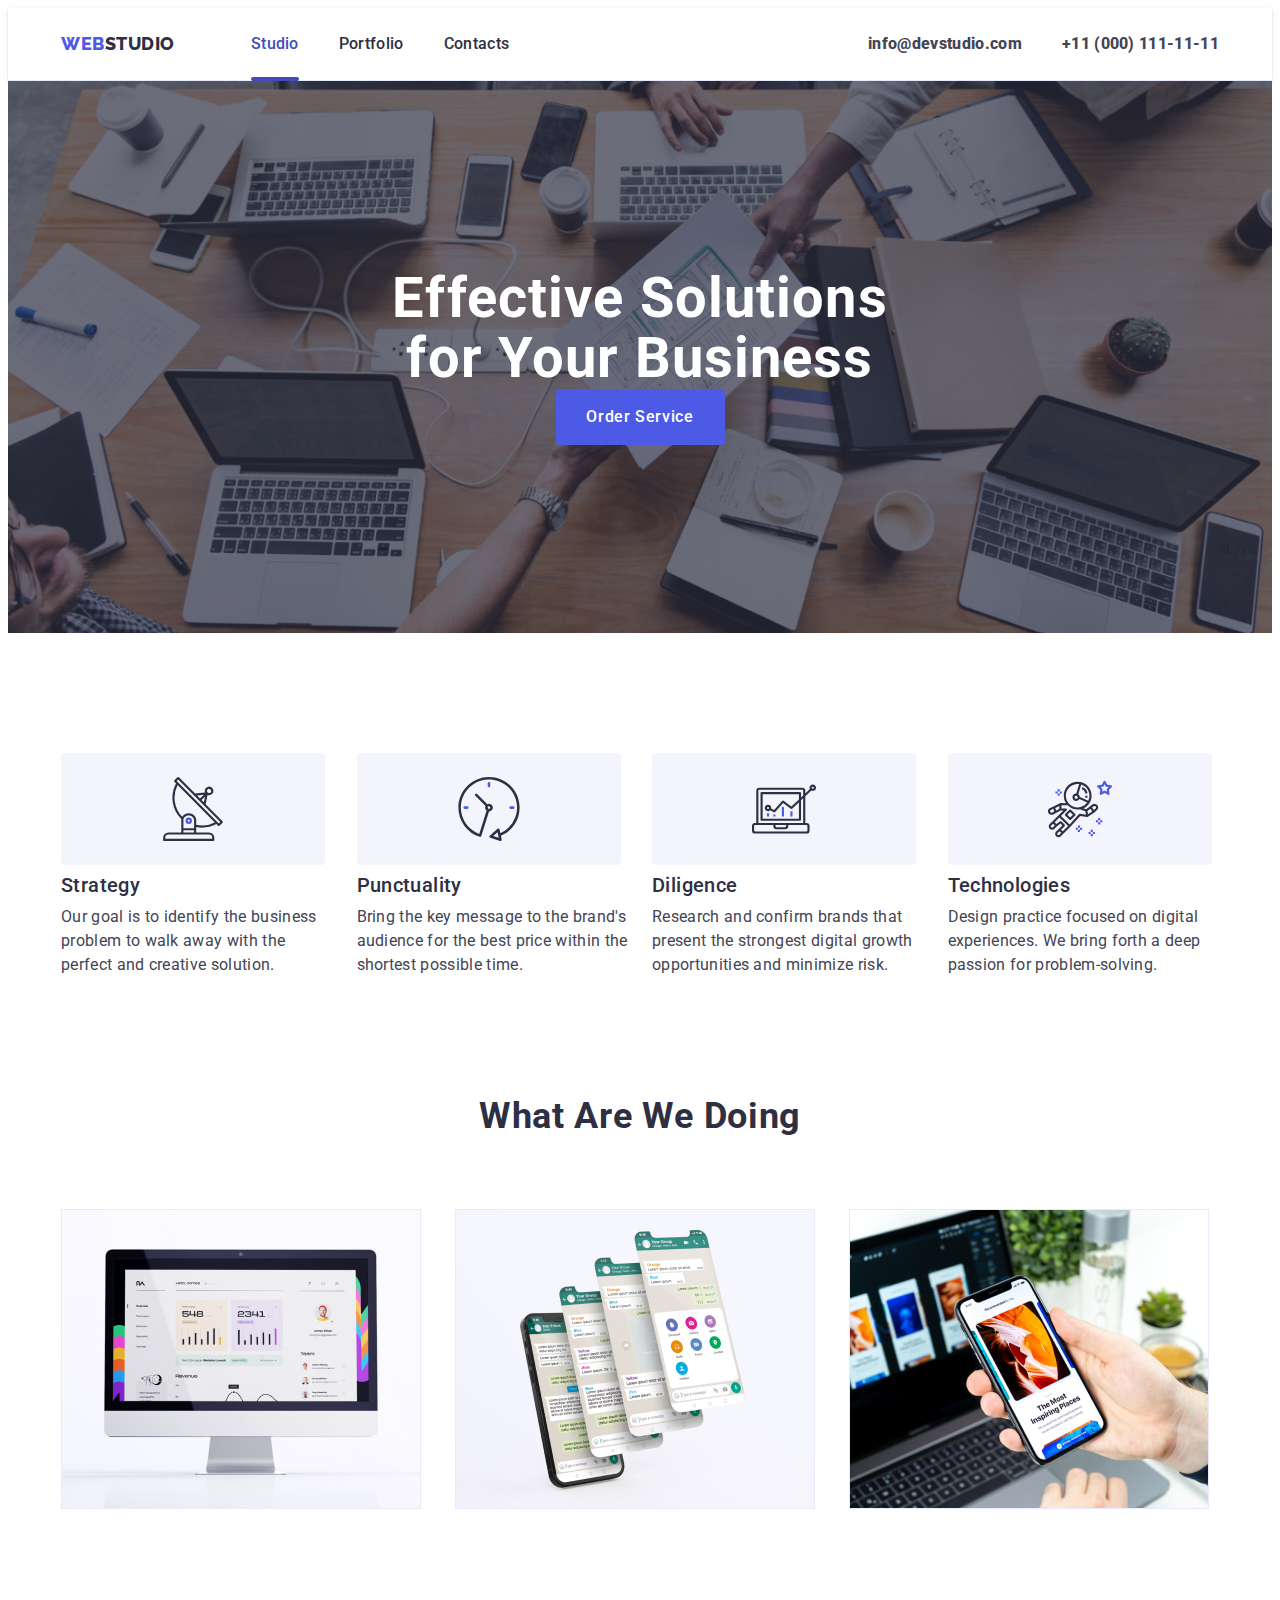
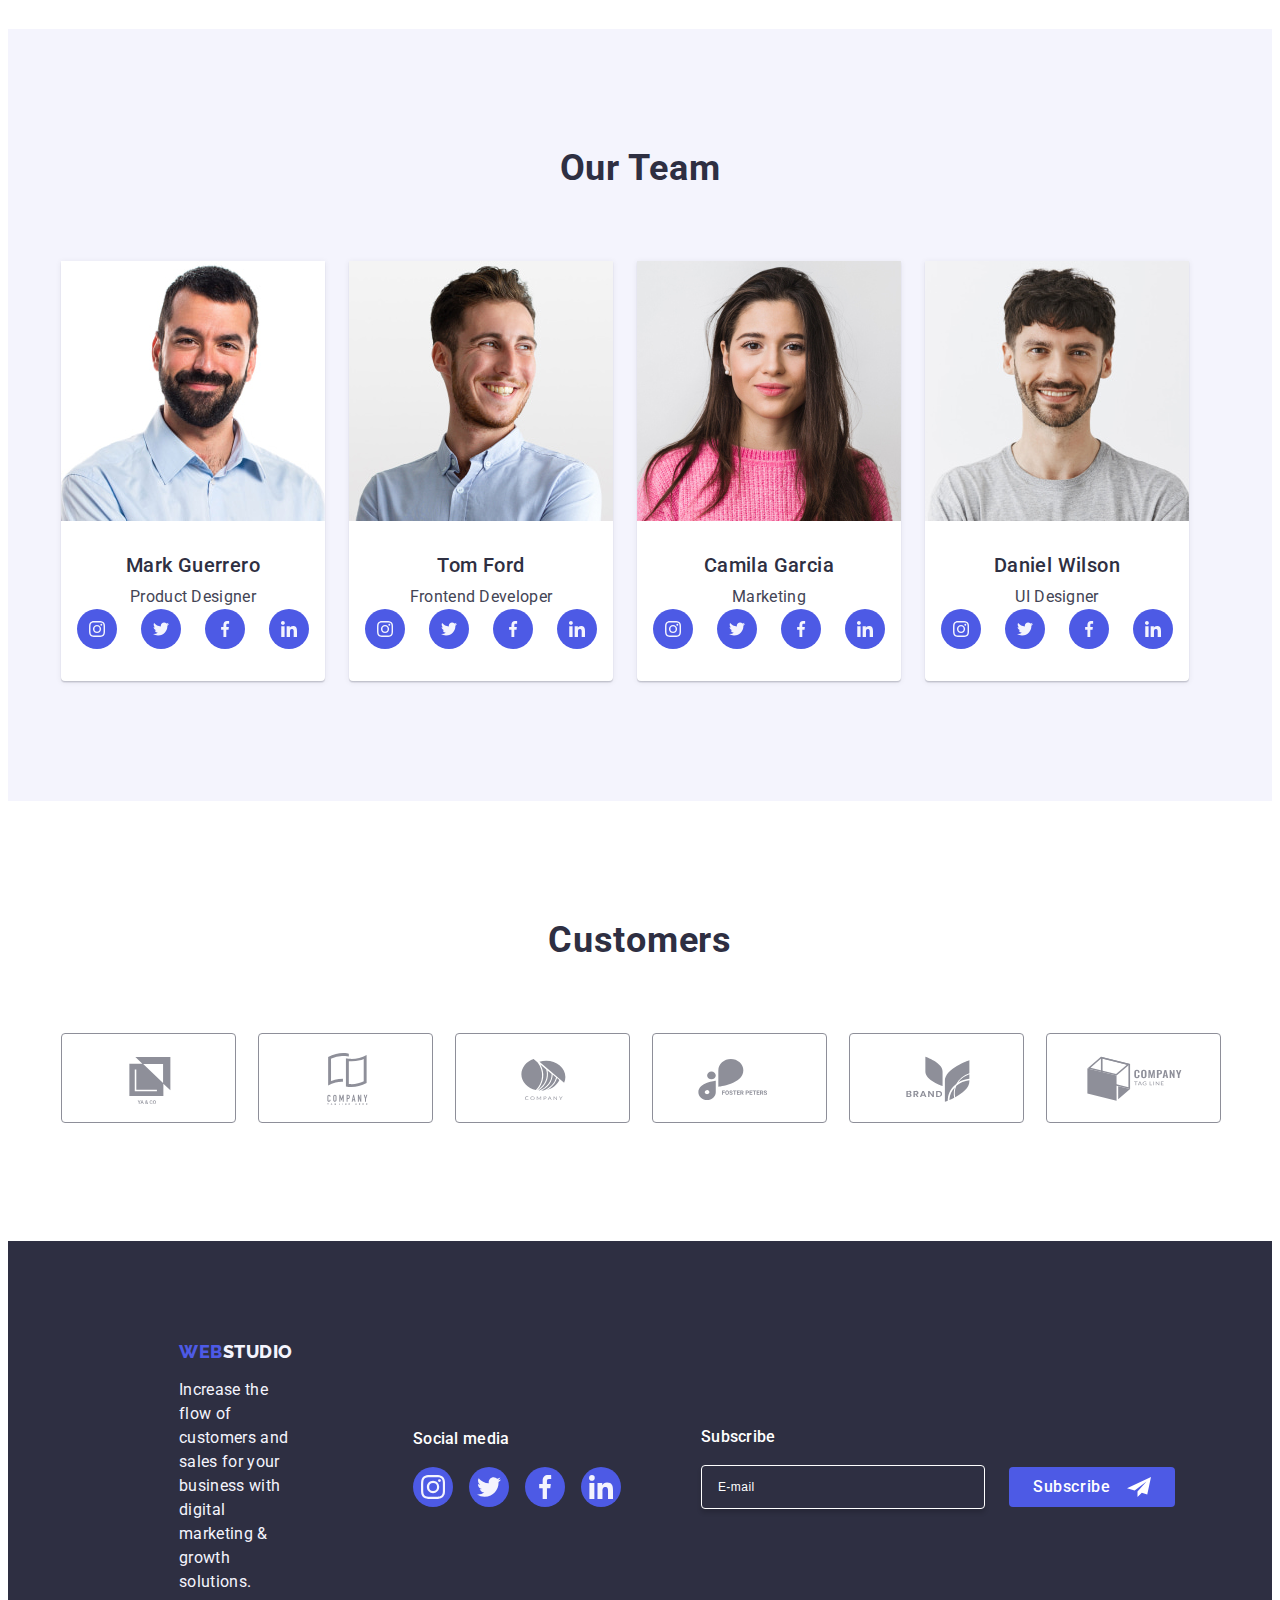
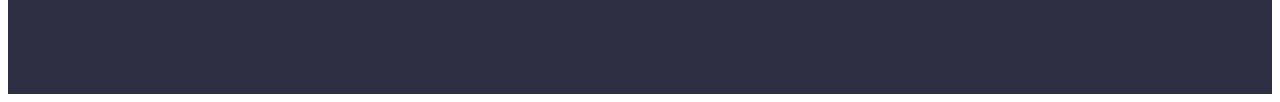
<file: index.html>
<!DOCTYPE html>
<html lang="en">
  <head>
    <meta charset="UTF-8" />
    <meta http-equiv="X-UA-Compatible" content="IE=edge" />
    <meta name="viewport" content="width=device-width, initial-scale=1.0" />
    <title>Document</title>
    <link rel="preconnect" href="https://fonts.googleapis.com" />
    <link rel="preconnect" href="https://fonts.gstatic.com" crossorigin />
    <link
      href="https://fonts.googleapis.com/css2?family=Raleway:wght@800&family=Roboto:wght@400;500;700&display=swap"
      rel="stylesheet"
    />
    <link
      rel="stylesheet"
      href="https://cdnjs.cloudflare.com/ajax/libs/modern-normalize/2.0.0/modern-normalize.min.css"
      integrity="sha512-4xo8blKMVCiXpTaLzQSLSw3KFOVPWhm/TRtuPVc4WG6kUgjH6J03IBuG7JZPkcWMxJ5huwaBpOpnwYElP/m6wg=="
      crossorigin="anonymous"
      referrerpolicy="no-referrer"
    />
    <link rel="stylesheet" href="./css/styles.css" />
  </head>
  <body class="body">
    <!--HEADER-->
    <header class="header">
      <div class="page container">
        <!--Навігація-->
        <nav class="navigation">
          <!--Логотип navigation-->
          <a class="logo link" href="./index.html"
            >WEB<span class="logo-two">Studio</span></a
          >
          <!--Список navigation-->
          <ul class="list header-list">
            <!--Перший пункт списку-->
            <li>
              <a class="guidance current link" href="./index.html">Studio</a>
            </li>
            <!--Другий пункт списку-->
            <li>
              <a class="guidance link" href="./portfolio.html">Portfolio</a>
            </li>
            <!--Третій пункт списку-->
            <li>
              <a class="guidance link" href="">Contacts</a>
            </li>
          </ul>
        </nav>
        <!--Контактна інформація-->
        <address class="header-address">
          <!--Список address-->
          <ul class="list header-list">
            <!--Перший пункт списку-->
            <li>
              <a class="contacts-header link" href="mailto:info@devstudio.com"
                >info@devstudio.com</a
              >
            </li>
            <!--Другий пункт списку-->
            <li>
              <a class="contacts-header link" href="tel:+110001111111"
                >+11 (000) 111-11-11</a
              >
            </li>
          </ul>
        </address>
      </div>
    </header>
    <!--MAIN-->
    <main>
      <!--Перша секція основного контенту-->
      <section class="dark-bg">
        <div class="container">
          <h1 class="main-text">Effective Solutions for Your Business</h1>
          <button data-modal-open type="button" class="main-button">
            Order Service
          </button>
        </div>
      </section>
      <!--Друга секція основного контенту-->
      <section class="two-section">
        <div class="container">
          <h2 hidden class="visually-hidden">advantages</h2>
          <!--Список другої секції-->
          <ul class="list">
            <!--Перший пункт списку-->
            <li class="two-section-items">
              <div class="two-section-items-icons">
                <svg class="logo-icons" width="64" height="64">
                  <use href="./images/icons.svg#icon-antenna"></use>
                </svg>
              </div>
              <h3 class="main-second-section">Strategy</h3>
              <p class="main-second-section-text">
                Our goal is to identify the business problem to walk away with
                the perfect and creative solution.
              </p>
            </li>
            <!--Другий пункт списку-->
            <li class="two-section-items">
              <div class="two-section-items-icons">
                <svg class="logo-icons" width="64" height="64">
                  <use href="./images/icons.svg#icon-clock"></use>
                </svg>
              </div>
              <h3 class="main-second-section">Punctuality</h3>
              <p class="main-second-section-text">
                Bring the key message to the brand's audience for the best price
                within the shortest possible time.
              </p>
            </li>
            <!--Третій пункт списку-->
            <li class="two-section-items">
              <div class="two-section-items-icons">
                <svg class="logo-icons" width="64" height="64">
                  <use href="./images/icons.svg#icon-diagram"></use>
                </svg>
              </div>
              <h3 class="main-second-section">Diligence</h3>
              <p class="main-second-section-text">
                Research and confirm brands that present the strongest digital
                growth opportunities and minimize risk.
              </p>
            </li>
            <!--Четвертий пункт списку-->
            <li class="two-section-items">
              <div class="two-section-items-icons">
                <svg class="logo-icons" width="64" height="64">
                  <use href="./images/icons.svg#icon-astronaut"></use>
                </svg>
              </div>
              <h3 class="main-second-section">Technologies</h3>
              <p class="main-second-section-text">
                Design practice focused on digital experiences. We bring forth a
                deep passion for problem-solving.
              </p>
            </li>
          </ul>
        </div>
      </section>
      <!--Третя секція основного контенту-->
      <section class="third-section">
        <div class="container">
          <h2 class="main-page-text">What are we doing</h2>
          <!--Список третьої секції-->
          <ul class="third-section list">
            <!--Перший пункт списку-->
            <li class="third-section-items">
              <img src="./images/images/img1.jpg" alt="img1" width="360" />
            </li>
            <!--Другий пункт списку-->
            <li class="third-section-items">
              <img src="./images/images/img2.jpg" alt="img2" width="360" />
            </li>
            <!--Третій пункт списку-->
            <li class="third-section-items">
              <img src="./images/images/img3.jpg" alt="img3" width="360" />
            </li>
          </ul>
        </div>
      </section>
      <!--Четверта секція основного контенту-->
      <section class="fourth-section">
        <div class="container">
          <h2 class="main-page-text">Our Team</h2>
          <!--Список четвертої секції-->
          <ul class="list">
            <!--Перший пункт списку-->
            <li class="fourth-section-items">
              <img src="./images/images/img4.jpg" alt="img4" width="264" />
              <div class="fourth-section-container">
                <h3 class="main-fourth-section">Mark Guerrero</h3>
                <p class="main-fourth-section-text">Product Designer</p>
                <ul class="list list-icons">
                  <li class="fourth-section-items-icons">
                    <a
                      class="fourth-section-social-networks"
                      href="https://www.instagram.com/"
                    >
                      <svg class="fourth-section-icons" width="16" height="16">
                        <use href="./images/icons.svg#icon-instagram"></use>
                      </svg>
                    </a>
                  </li>
                  <li class="fourth-section-items-icons">
                    <a
                      class="fourth-section-social-networks"
                      href="https://twitter.com/"
                    >
                      <svg class="fourth-section-icons" width="16" height="16">
                        <use href="./images/icons.svg#icon-twitter"></use>
                      </svg>
                    </a>
                  </li>
                  <li class="fourth-section-items-icons">
                    <a
                      class="fourth-section-social-networks"
                      href="https://www.facebook.com/"
                    >
                      <svg class="fourth-section-icons" width="16" height="16">
                        <use href="./images/icons.svg#icon-facebook"></use>
                      </svg>
                    </a>
                  </li>
                  <li class="fourth-section-items-icons">
                    <a
                      class="fourth-section-social-networks"
                      href="https://www.linkedin.com/"
                    >
                      <svg class="fourth-section-icons" width="16" height="16">
                        <use href="./images/icons.svg#icon-linkedin"></use>
                      </svg>
                    </a>
                  </li>
                </ul>
              </div>
            </li>
            <!--Другий пункт списку-->
            <li class="fourth-section-items">
              <img src="./images/images/img5.jpg" alt="img5" width="264" />
              <div class="fourth-section-container">
                <h3 class="main-fourth-section">Tom Ford</h3>
                <p class="main-fourth-section-text">Frontend Developer</p>
                <ul class="list list-icons">
                  <li class="fourth-section-items-icons">
                    <a
                      class="fourth-section-social-networks"
                      href="https://www.instagram.com/"
                    >
                      <svg class="fourth-section-icons" width="16" height="16">
                        <use href="./images/icons.svg#icon-instagram"></use>
                      </svg>
                    </a>
                  </li>
                  <li class="fourth-section-items-icons">
                    <a
                      class="fourth-section-social-networks"
                      href="https://twitter.com/"
                    >
                      <svg class="fourth-section-icons" width="16" height="16">
                        <use href="./images/icons.svg#icon-twitter"></use>
                      </svg>
                    </a>
                  </li>
                  <li class="fourth-section-items-icons">
                    <a
                      class="fourth-section-social-networks"
                      href="https://www.facebook.com/"
                    >
                      <svg class="fourth-section-icons" width="16" height="16">
                        <use href="./images/icons.svg#icon-facebook"></use>
                      </svg>
                    </a>
                  </li>
                  <li class="fourth-section-items-icons">
                    <a
                      class="fourth-section-social-networks"
                      href="https://www.linkedin.com/"
                    >
                      <svg class="fourth-section-icons" width="16" height="16">
                        <use href="./images/icons.svg#icon-linkedin"></use>
                      </svg>
                    </a>
                  </li>
                </ul>
              </div>
            </li>
            <!--Третій пункт списку-->
            <li class="fourth-section-items">
              <img src="./images/images/img6.jpg" alt="img6" width="264" />
              <div class="fourth-section-container">
                <h3 class="main-fourth-section">Camila Garcia</h3>
                <p class="main-fourth-section-text">Marketing</p>
                <ul class="list list-icons">
                  <li class="fourth-section-items-icons">
                    <a
                      class="fourth-section-social-networks"
                      href="https://www.instagram.com/"
                    >
                      <svg class="fourth-section-icons" width="16" height="16">
                        <use href="./images/icons.svg#icon-instagram"></use>
                      </svg>
                    </a>
                  </li>
                  <li class="fourth-section-items-icons">
                    <a
                      class="fourth-section-social-networks"
                      href="https://twitter.com/"
                    >
                      <svg class="fourth-section-icons" width="16" height="16">
                        <use href="./images/icons.svg#icon-twitter"></use>
                      </svg>
                    </a>
                  </li>
                  <li class="fourth-section-items-icons">
                    <a
                      class="fourth-section-social-networks"
                      href="https://www.facebook.com/"
                    >
                      <svg class="fourth-section-icons" width="16" height="16">
                        <use href="./images/icons.svg#icon-facebook"></use>
                      </svg>
                    </a>
                  </li>
                  <li class="fourth-section-items-icons">
                    <a
                      class="fourth-section-social-networks"
                      href="https://www.linkedin.com/"
                    >
                      <svg class="fourth-section-icons" width="16" height="16">
                        <use href="./images/icons.svg#icon-linkedin"></use>
                      </svg>
                    </a>
                  </li>
                </ul>
              </div>
            </li>
            <!--Четвертий пункт списку-->
            <li class="fourth-section-items">
              <img src="./images/images/img7.jpg" alt="img7" width="264" />
              <div class="fourth-section-container">
                <h3 class="main-fourth-section">Daniel Wilson</h3>
                <p class="main-fourth-section-text">UI Designer</p>
                <ul class="list list-icons">
                  <li class="fourth-section-items-icons">
                    <a
                      class="fourth-section-social-networks"
                      href="https://www.instagram.com/"
                    >
                      <svg class="fourth-section-icons" width="16" height="16">
                        <use href="./images/icons.svg#icon-instagram"></use>
                      </svg>
                    </a>
                  </li>
                  <li class="fourth-section-items-icons">
                    <a
                      class="fourth-section-social-networks"
                      href="https://twitter.com/"
                    >
                      <svg class="fourth-section-icons" width="16" height="16">
                        <use href="./images/icons.svg#icon-twitter"></use>
                      </svg>
                    </a>
                  </li>
                  <li class="fourth-section-items-icons">
                    <a
                      class="fourth-section-social-networks"
                      href="https://www.facebook.com/"
                    >
                      <svg class="fourth-section-icons" width="16" height="16">
                        <use href="./images/icons.svg#icon-facebook"></use>
                      </svg>
                    </a>
                  </li>
                  <li class="fourth-section-items-icons">
                    <a
                      class="fourth-section-social-networks"
                      href="https://www.linkedin.com/"
                    >
                      <svg class="fourth-section-icons" width="16" height="16">
                        <use href="./images/icons.svg#icon-linkedin"></use>
                      </svg>
                    </a>
                  </li>
                </ul>
              </div>
            </li>
          </ul>
        </div>
      </section>
      <!--П*ята секція-->
      <section class="five-section">
        <div class="container">
          <h2 class="five-section-main-text">Customers</h2>
          <ul class="list five-section-list">
            <li class="five-section-items">
              <a class="five-section-link" href="">
                <svg class="five-section-icons" width="104" height="56">
                  <use href="./images/icons.svg#icon-YA-sCO"></use>
                </svg>
              </a>
            </li>
            <li class="five-section-items">
              <a class="five-section-link" href="">
                <svg class="five-section-icons" width="104" height="56">
                  <use href="./images/icons.svg#icon-TAG-LINE-HERE"></use>
                </svg>
              </a>
            </li>
            <li class="five-section-items">
              <a class="five-section-link" href="">
                <svg class="five-section-icons" width="104" height="56">
                  <use href="./images/icons.svg#icon-COMPANY"></use>
                </svg>
              </a>
            </li>
            <li class="five-section-items">
              <a class="five-section-link" href="">
                <svg class="five-section-icons" width="104" height="56">
                  <use href="./images/icons.svg#icon-FOSTER-PETERS"></use>
                </svg>
              </a>
            </li>
            <li class="five-section-items">
              <a class="five-section-link" href="">
                <svg class="five-section-icons" width="104" height="56">
                  <use href="./images/icons.svg#icon-BRAND"></use>
                </svg>
              </a>
            </li>
            <li class="five-section-items">
              <a class="five-section-link" href="">
                <svg class="five-section-icons" width="104" height="56">
                  <use href="./images/icons.svg#icon-COMPANY-TAG-LINE"></use>
                </svg>
              </a>
            </li>
          </ul>
        </div>
      </section>
    </main>
    <!--FOOTER-->
    <!--Підвал сторінки-->
    <footer class="footer-dark-bg">
      <div class="container footer-container">
        <div class="two-footer-container">
          <a class="logo-web link" href="./index.html"
            >WEB<span class="logo-studio">Studio</span></a
          >
          <p class="footer-dark-bg-text">
            Increase the flow of customers and sales for your business with
            digital marketing & growth solutions.
          </p>
        </div>
        <div class="footer-container-icons">
          <p class="footer-text">Social media</p>
          <ul class="list footer-list">
            <li class="footer-items-icons">
              <a class="footer-link" href="https://www.instagram.com/">
                <svg class="footer-icons" width="24" height="24">
                  <use href="./images/icons.svg#icon-instagram-2"></use>
                </svg>
              </a>
            </li>
            <li class="footer-items-icons">
              <a class="footer-link" href="https://twitter.com/">
                <svg class="footer-icons" width="24" height="24">
                  <use href="./images/icons.svg#icon-twitter-2"></use>
                </svg>
              </a>
            </li>
            <li class="footer-items-icons">
              <a class="footer-link" href="https://www.facebook.com/">
                <svg class="footer-icons" width="24" height="24">
                  <use href="./images/icons.svg#icon-facebook-2"></use>
                </svg>
              </a>
            </li>
            <li class="footer-items-icons">
              <a class="footer-link" href="https://www.linkedin.com/">
                <svg class="footer-icons" width="24" height="24">
                  <use href="./images/icons.svg#icon-linkedin-2"></use>
                </svg>
              </a>
            </li>
          </ul>
        </div>
        <div class="footer-subscribe">
          <p class="button-subscribe-text">Subscribe</p>
          <form class="footer-form" name="subscribe_form">
            <label class="footer-form-label" for="subscribe-email">
              <input
                id="subscribe-email"
                name="subscribe-email"
                class="footer-form-input"
                type="email"
                placeholder="E-mail"
              />
            </label>
            <button class="button-subscribe" type="submit">
              Subscribe
              <svg class="button-subscribe-icons" width="24" height="24">
                <use href="./images/icons.svg#icon-Frame-3"></use>
              </svg>
            </button>
          </form>
        </div>
      </div>
    </footer>
    <div data-modal class="modal is-hidden">
      <div class="modal-window">
        <button class="button-modal" type="button" data-modal-close>
          <svg class="modal-icons" width="8" height="8">
            <use href="./images/icons.svg#icon-close-black-18dp-2-1"></use>
          </svg>
        </button>
        <p class="modal-caption">
          Leave your contacts and we will call you back
        </p>
        <form class="modal-form">
          <div class="modal-form-conteiner">
            <label class="modal-form-label" for="user-name">Name</label>
            <div class="modal-form-field">
              <input
                class="modal-form-input"
                type="text"
                name="user-name"
                id="user-name"
                required
              />
              <svg class="modal-form-icon" width="18" height="24">
                <use href="./images/icons.svg#icon-person-black-18dp-1"></use>
              </svg>
            </div>
          </div>
          <div class="modal-form-conteiner">
            <label class="modal-form-label" for="user-phone">Phone</label>
            <div class="modal-form-field">
              <input
                class="modal-form-input"
                type="text"
                name="user-phone"
                id="user-phone"
                required
              />
              <svg class="modal-form-icon" width="18" height="24">
                <use href="./images/icons.svg#icon-phone-black"></use>
              </svg>
            </div>
          </div>
          <div class="modal-form-conteiner">
            <label class="modal-form-label" for="user-email">Email</label>
            <div class="modal-form-field">
              <input
                class="modal-form-input"
                type="text"
                name="user-email"
                id="user-email"
                required
              />
              <svg class="modal-form-icon" width="18" height="24">
                <use href="./images/icons.svg#icon-email-black"></use>
              </svg>
            </div>
          </div>
          <div class="modal-form-comment">
            <label class="modal-form-label" for="user-comment">Comment</label>
            <textarea
              class="textarea-comment"
              id="user-comment"
              name="user-comment"
              rows="8"
              placeholder="Text input"
              required
            ></textarea>
          </div>
          <div class="modal-form-conteiner-checkbox">
            <input
              class="visually-hidden"
              type="checkbox"
              name="user-privacy"
              value="true"
              id="user-privacy"
            />
            <label class="modal-form-agrement" for="user-privacy">
              <span class="agreement-checkbox">
                <svg class="agreement-checkbox-icon" width="10" height="8">
                  <use href="./images/icons.svg#icon-Vector"></use>
                </svg>
              </span>
              I accept the terms and conditions of the

              <a
                class="modal-form-link"
                href=""
                target="_blank"
                rel="noopener no-referrer"
                >Privacy Policy</a
              >
            </label>
          </div>
          <button class="modal-form-button" type="submit">Send</button>
        </form>
      </div>
    </div>
    <script src="./js/modal.js"></script>
  </body>
</html>
</file>
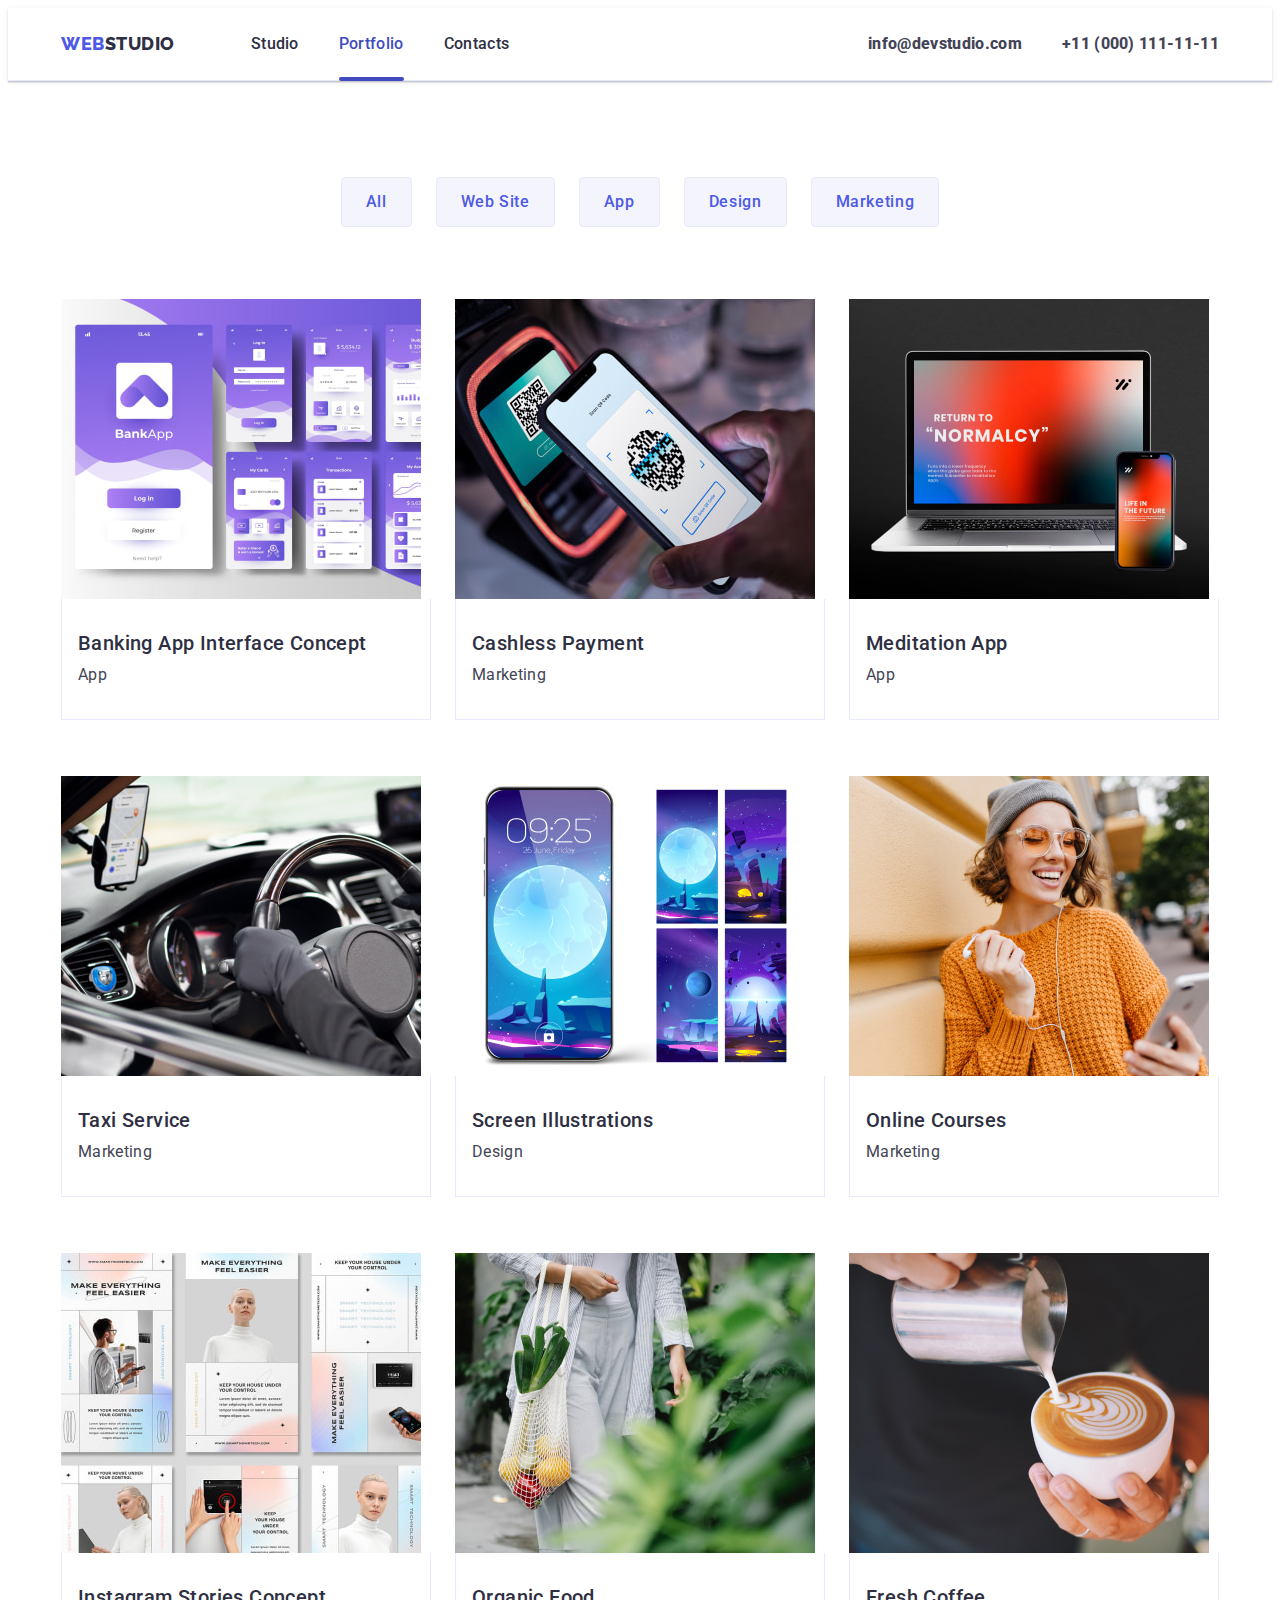
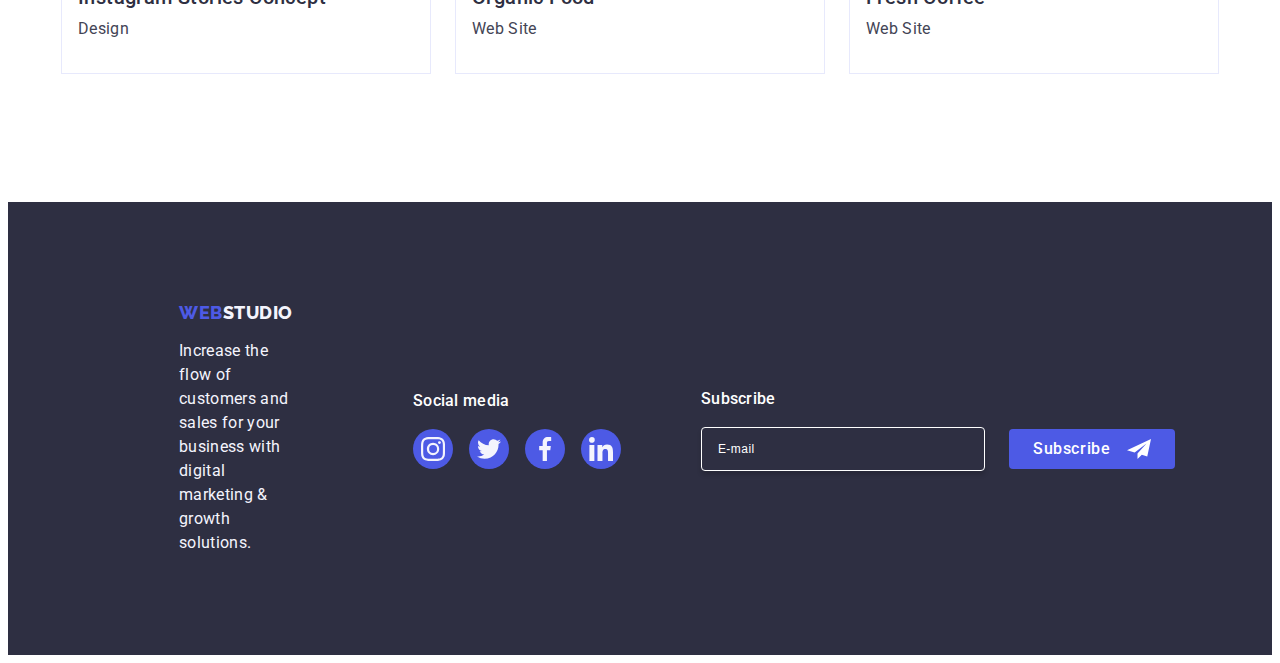
<file: portfolio.html>
<!DOCTYPE html>
<html lang="en">
  <head>
    <meta charset="UTF-8" />
    <meta name="viewport" content="width=device-width, initial-scale=1.0" />
    <title>Document</title>
    <link rel="preconnect" href="https://fonts.googleapis.com" />
    <link rel="preconnect" href="https://fonts.gstatic.com" crossorigin />
    <link
      href="https://fonts.googleapis.com/css2?family=Raleway:wght@800&family=Roboto:wght@400;500&display=swap"
      rel="stylesheet"
    />
    <link
      rel="stylesheet"
      href="https://cdnjs.cloudflare.com/ajax/libs/modern-normalize/2.0.0/modern-normalize.min.css"
      integrity="sha512-4xo8blKMVCiXpTaLzQSLSw3KFOVPWhm/TRtuPVc4WG6kUgjH6J03IBuG7JZPkcWMxJ5huwaBpOpnwYElP/m6wg=="
      crossorigin="anonymous"
      referrerpolicy="no-referrer"
    />
    <link rel="stylesheet" href="./css/styles.css" />
  </head>
  <body class="body-portfolio">
    <!--HEADER-->
    <header class="header">
      <div class="page container">
        <!--Навігація-->
        <nav class="navigation">
          <!--Логотип navigation-->
          <a class="logo link" href="./index.html"
            >WEB<span class="logo-two">Studio</span></a
          >
          <!--Список navigation-->
          <ul class="list header-list">
            <!--Перший пункт списку-->
            <li>
              <a class="guidance link" href="./index.html">Studio</a>
            </li>
            <!--Другий пункт списку-->
            <li>
              <a class="guidance current link" href="./portfolio.html"
                >Portfolio</a
              >
            </li>
            <!--Третій пункт списку-->
            <li>
              <a class="guidance link" href="">Contacts</a>
            </li>
          </ul>
        </nav>
        <!--Контактна інформація-->
        <address class="header-address">
          <!--Список address-->
          <ul class="list header-list">
            <!--Перший пункт списку-->
            <li>
              <a class="contacts-header link" href="mailto:info@devstudio.com"
                >info@devstudio.com</a
              >
            </li>
            <!--Другий пункт списку-->
            <li>
              <a class="contacts-header link" href="tel:+110001111111"
                >+11 (000) 111-11-11</a
              >
            </li>
          </ul>
        </address>
      </div>
    </header>
    <!--MAIN-->
    <main>
      <section class="first-section">
        <div class="container">
          <!--Перший елемент секції в MAIN-->
          <h1 class="visually-hidden">Portfolio</h1>
          <!--Перший список (Другий елемент)-->
          <ul class="list-item list">
            <li class="list-item-button">
              <button type="button" class="main-button-portfolio">All</button>
            </li>
            <li class="list-item-button">
              <button type="button" class="main-button-portfolio">
                Web Site
              </button>
            </li>
            <li class="list-item-button">
              <button type="button" class="main-button-portfolio">App</button>
            </li>
            <li class="list-item-button">
              <button type="button" class="main-button-portfolio">
                Design
              </button>
            </li>
            <li class="list-item-button">
              <button type="button" class="main-button-portfolio">
                Marketing
              </button>
            </li>
          </ul>
          <!--Другий список (Третій елемент)-->
          <ul class="list-page list">
            <!--Перший пункт списку-->
            <li class="items-page">
              <a href="" class="link link-items">
                <div class="items-page-container">
                  <img
                    src="./images/images/img8.jpg"
                    alt="Banking App Interface Concept"
                    width="360"
                  />
                  <p class="items-page-paragraph">
                    14 Stylish and User-Friendly App Design Concepts · Task
                    Manager App · Calorie Tracker App · Exotic Fruit Ecommerce
                    App · Cloud Storage App
                  </p>
                </div>
                <div class="holder">
                  <h2 class="project-text">Banking App Interface Concept</h2>
                  <p class="project-card-text">App</p>
                </div>
              </a>
            </li>
            <!--Другий пункт списку-->
            <li class="items-page">
              <a href="" class="link link-items">
                <div class="items-page-container">
                  <img
                    src="./images/images/img9.jpg"
                    alt="Cashless Payment"
                    width="360"
                  />
                  <p class="items-page-paragraph">
                    14 Stylish and User-Friendly App Design Concepts · Task
                    Manager App · Calorie Tracker App · Exotic Fruit Ecommerce
                    App · Cloud Storage App
                  </p>
                </div>
                <div class="holder">
                  <h2 class="project-text">Cashless Payment</h2>
                  <p class="project-card-text">Marketing</p>
                </div>
              </a>
            </li>
            <!--Третій пункт списку-->
            <li class="items-page">
              <a href="" class="link link-items">
                <div class="items-page-container">
                  <img
                    src="./images/images/img10.jpg"
                    alt="Meditation App"
                    width="360"
                  />
                  <p class="items-page-paragraph">
                    14 Stylish and User-Friendly App Design Concepts · Task
                    Manager App · Calorie Tracker App · Exotic Fruit Ecommerce
                    App · Cloud Storage App
                  </p>
                </div>
                <div class="holder">
                  <h2 class="project-text">Meditation App</h2>
                  <p class="project-card-text">App</p>
                </div>
              </a>
            </li>
            <!--Четвертий пункт списку-->
            <li class="items-page">
              <a href="" class="link link-items">
                <div class="items-page-container">
                  <img
                    src="./images/images/img11.jpg"
                    alt="Taxi Service"
                    width="360"
                  />
                  <p class="items-page-paragraph">
                    14 Stylish and User-Friendly App Design Concepts · Task
                    Manager App · Calorie Tracker App · Exotic Fruit Ecommerce
                    App · Cloud Storage App
                  </p>
                </div>
                <div class="holder">
                  <h2 class="project-text">Taxi Service</h2>
                  <p class="project-card-text">Marketing</p>
                </div>
              </a>
            </li>
            <!--П'ятий пункт списку-->
            <li class="items-page">
              <a href="" class="link link-items">
                <div class="items-page-container">
                  <img
                    src="./images/images/img12.jpg"
                    alt="Screen Illustrations"
                    width="360"
                  />
                  <p class="items-page-paragraph">
                    14 Stylish and User-Friendly App Design Concepts · Task
                    Manager App · Calorie Tracker App · Exotic Fruit Ecommerce
                    App · Cloud Storage App
                  </p>
                </div>
                <div class="holder">
                  <h2 class="project-text">Screen Illustrations</h2>
                  <p class="project-card-text">Design</p>
                </div>
              </a>
            </li>
            <!--Шостий пункт списку-->
            <li class="items-page">
              <a href="" class="link link-items">
                <div class="items-page-container">
                  <img
                    src="./images/images/img13.jpg"
                    alt="Online Courses"
                    width="360"
                  />
                  <p class="items-page-paragraph">
                    14 Stylish and User-Friendly App Design Concepts · Task
                    Manager App · Calorie Tracker App · Exotic Fruit Ecommerce
                    App · Cloud Storage App
                  </p>
                </div>
                <div class="holder">
                  <h2 class="project-text">Online Courses</h2>
                  <p class="project-card-text">Marketing</p>
                </div>
              </a>
            </li>
            <!--Сьомий пункт списку-->
            <li class="items-page">
              <a href="" class="link link-items">
                <div class="items-page-container">
                  <img
                    src="./images/images/img14.jpg"
                    alt="Instagram Stories Concept"
                    width="360"
                  />
                  <p class="items-page-paragraph">
                    14 Stylish and User-Friendly App Design Concepts · Task
                    Manager App · Calorie Tracker App · Exotic Fruit Ecommerce
                    App · Cloud Storage App
                  </p>
                </div>
                <div class="holder">
                  <h2 class="project-text">Instagram Stories Concept</h2>
                  <p class="project-card-text">Design</p>
                </div>
              </a>
            </li>
            <!--Восьмий пункт списку-->
            <li class="items-page">
              <a href="" class="link link-items">
                <div class="items-page-container">
                  <img
                    src="./images/images/img15.jpg"
                    alt="Organic Food"
                    width="360"
                  />
                  <p class="items-page-paragraph">
                    14 Stylish and User-Friendly App Design Concepts · Task
                    Manager App · Calorie Tracker App · Exotic Fruit Ecommerce
                    App · Cloud Storage App
                  </p>
                </div>
                <div class="holder">
                  <h2 class="project-text">Organic Food</h2>
                  <p class="project-card-text">Web Site</p>
                </div>
              </a>
            </li>
            <!--Дев'ятий пункт списку-->
            <li class="items-page">
              <a href="" class="link link-items">
                <div class="items-page-container">
                  <img
                    src="./images/images/img16.jpg"
                    alt="the process of making coffee"
                    width="360"
                  />
                  <p class="items-page-paragraph">
                    14 Stylish and User-Friendly App Design Concepts · Task
                    Manager App · Calorie Tracker App · Exotic Fruit Ecommerce
                    App · Cloud Storage App
                  </p>
                </div>
                <div class="holder">
                  <h2 class="project-text">Fresh Coffee</h2>
                  <p class="project-card-text">Web Site</p>
                </div>
              </a>
            </li>
          </ul>
        </div>
      </section>
    </main>
    <!--FOOTER-->
    <footer class="footer-dark-bg">
      <div class="container footer-container">
        <div class="two-footer-container">
          <a class="logo-web link" href="./index.html"
            >WEB<span class="logo-studio">Studio</span></a
          >
          <p class="footer-dark-bg-text">
            Increase the flow of customers and sales for your business with
            digital marketing & growth solutions.
          </p>
        </div>
        <div class="footer-container-icons">
          <p class="footer-text">Social media</p>
          <ul class="list footer-list">
            <li class="footer-items-icons">
              <a class="footer-link" href="https://www.instagram.com/">
                <svg class="footer-icons" width="24" height="24">
                  <use href="./images/icons.svg#icon-instagram-2"></use>
                </svg>
              </a>
            </li>
            <li class="footer-items-icons">
              <a class="footer-link" href="https://twitter.com/">
                <svg class="footer-icons" width="24" height="24">
                  <use href="./images/icons.svg#icon-twitter-2"></use>
                </svg>
              </a>
            </li>
            <li class="footer-items-icons">
              <a class="footer-link" href="https://www.facebook.com/">
                <svg class="footer-icons" width="24" height="24">
                  <use href="./images/icons.svg#icon-facebook-2"></use>
                </svg>
              </a>
            </li>
            <li class="footer-items-icons">
              <a class="footer-link" href="https://www.linkedin.com/">
                <svg class="footer-icons" width="24" height="24">
                  <use href="./images/icons.svg#icon-linkedin-2"></use>
                </svg>
              </a>
            </li>
          </ul>
        </div>
        <div class="footer-subscribe">
          <p class="button-subscribe-text">Subscribe</p>
          <form class="footer-form" name="subscribe_form">
            <label class="footer-form-label" for="subscribe-email">
              <input
                id="subscribe-email"
                name="subscribe-email"
                class="footer-form-input"
                type="email"
                placeholder="E-mail"
              />
            </label>
            <button class="button-subscribe" type="submit">
              Subscribe
              <svg class="button-subscribe-icons" width="24" height="24">
                <use href="./images/icons.svg#icon-Frame-3"></use>
              </svg>
            </button>
          </form>
        </div>
      </div>
    </footer>
  </body>
</html>
</file>
<file: css/styles.css>
body {
  background-color: #ffffff;
}

:root {
  --brand-color: #ffffff;
}

p {
  font-family: "Roboto";
  font-style: normal;
  font-weight: 400;
}

p,
h1,
h2,
h3,
h4,
h5,
h6 {
  margin: 0;
}

/*header*/
header {
  background: var(--white, #fff);
  flex-shrink: 0;
  font-family: "Roboto", sans-serif;
  font-weight: 800;
  font-size: 18px;
  line-height: 1.17;
  letter-spacing: 0.03em;
  border-bottom: 1px solid #e7e9fc;
  box-shadow: 0px 2px 1px rgba(46, 47, 66, 0.08),
    0px 1px 1px rgba(46, 47, 66, 0.16), 0px 1px 6px rgba(46, 47, 66, 0.08);
  display: flex;
}

.container {
  width: 1158px;
  margin: 0 auto;
  padding: 0 15px;
}

.page {
  display: flex;
  align-items: center;
  justify-content: space-between;
}

.navigation {
  display: flex;
  align-items: center;
}

.link {
  text-decoration: none;
}

/*.link:hover,
.link:focus {
  color: #404bbf;
}*/

.logo {
  color: #4d5ae5;
  text-transform: uppercase;
  font-family: "Raleway", sans-serif;
  font-weight: 800;
  font-size: 18px;
  line-height: 1.17;
  letter-spacing: 0.03em;
  display: flex;
  margin-right: 76px;
}

.logo:root {
  color: #4d5ae5;
}

.logo-two {
  color: #2e2f42;
}

.list {
  list-style: none;
  margin: 0;
  padding: 0;
}

.header-list {
  display: flex;
  gap: 40px;
}

.guidance {
  color: #2e2f42;
  font-weight: 500;
  font-size: 16px;
  line-height: 1.5;
  letter-spacing: 0.02em;
  display: block;
  padding: 24px 0;
  position: relative;
  transition: color 250ms cubic-bezier(0.4, 0, 0.2, 1);
}

.guidance:hover,
.guidance:focus,
.contacts:hover,
.contacts:focus,
.link:hover,
.link:focus,
.guidance.current {
  color: #404bbf;
}

.guidance::after {
  content: "";
  position: absolute;
  left: 0;
  bottom: -1px;
  transform: scaleX(0);
  width: 100%;
  height: 4px;
  background-color: #404bbf;
  border-radius: 2px;
}

.guidance:hover:after,
.guidance:focus:after,
.guidance.current:after {
  transform: scaleX(1);
}

.header-address {
  font-style: normal;
}

.contacts {
  color: #434455;
  font-family: Roboto;
  font-size: 16px;
  font-style: normal;
  font-weight: 400;
  line-height: 1.5;
  letter-spacing: 0.02em;
}

.contacts:root {
  color: #434455;
}

/*main*/
/*Перша секція основного контенту*/

img {
  display: block;
}

.dark-bg {
  max-width: 1440px;
  background: var(--navyblue, #2e2f42);
  flex-shrink: 0;
  padding: 188px 0;
  margin: 0 auto;
  background-image: linear-gradient(
      rgba(46, 47, 66, 0.7),
      rgba(46, 47, 66, 0.7)
    ),
    url(../images/images/people-office1.jpg);
  background-size: cover;
  background-repeat: no-repeat;
  background-position: center;
}

.visually-hidden {
  position: absolute;
  width: 1px;
  height: 1px;
  margin: -1px;
  border: 0;
  padding: 0;
  white-space: nowrap;
  clip-path: inset(100%);
  clip: rect(0 0 0 0);
  overflow: hidden;
}

.main-text {
  max-width: 496px;
  height: 120px;
  margin-left: auto;
  margin-right: auto;
  color: var(--white, #ffffff);
  text-align: center;
  font-family: Roboto;
  font-size: 56px;
  font-style: normal;
  font-weight: 700;
  line-height: 1.07;
  letter-spacing: 0.02em;
}

.main-button {
  background: #4d5ae5;
  font-family: "Roboto", sans-serif;
  font-weight: 500;
  font-size: 16px;
  line-height: 1.5;
  letter-spacing: 0.04em;
  color: #ffffff;
  cursor: pointer;
  display: block;
  text-align: center;
  min-width: 169px;
  height: 56px;
  border: none;
  border-radius: 4px;
  margin: 0 auto;
  transition: background-color 250ms cubic-bezier(0.4, 0, 0.2, 1);
}

.main-button:hover,
.main-button:focus {
  background-color: #404bbf;
}

/*Друга секція основного контенту*/

.two-section {
  padding: 120px 0;
}

.two-section .list {
  display: flex;
  gap: 24px;
  padding: 0;
}

.logo-icons {
  width: 64px;
  height: 64px;
  flex-shrink: 0;
}

.two-section-items {
  width: calc((100% - 72px) / 4);
}

.two-section-items-icons {
  width: 264px;
  height: 112px;
  flex-shrink: 0;
  border-radius: 4px;
  background: var(--cloud, #f4f4fd);
  display: flex;
  align-items: center;
  justify-content: center;
  margin-bottom: 8px;
}

.main-second-section {
  color: var(--navyblue, #2e2f42);
  font-family: Roboto;
  font-size: 20px;
  font-style: normal;
  font-weight: 500;
  line-height: 1.2;
  letter-spacing: 0.02em;
  margin-bottom: 8px;
}

.main-second-section-text {
  color: var(--slate, #434455);
  font-family: Roboto;
  font-size: 16px;
  font-style: normal;
  font-weight: 400;
  line-height: 1.5;
  letter-spacing: 0.02em;
}

/*Третя секція основного контенту*/

.third-section {
  padding-bottom: 120px;
}

.third-section .list {
  display: flex;
  gap: 24px;
  padding: 0;
}

.third-section-items {
  width: calc((100% - 48px) / 3);
}

.main-page-text {
  color: var(--navyblue, #2e2f42);
  text-align: center;
  font-family: Roboto;
  font-size: 36px;
  font-style: normal;
  font-weight: 700;
  line-height: 1.11;
  letter-spacing: 0.02em;
  text-transform: capitalize;
  margin-bottom: 72px;
}

/*Четверта секція основного контенту*/

.fourth-section {
  background: var(--cloud, #f4f4fd);
  flex-shrink: 0;
  padding: 120px 0;
}

.fourth-section .list {
  display: flex;
  gap: 24px;
}

.fourth-section-items {
  padding-bottom: 0px;
  justify-content: center;
  background-color: #ffffff;
  width: calc((100%-72px) / 4);
  border-radius: 0px 0px 4px 4px;
  box-shadow: 0px 2px 1px 0px rgba(46, 47, 66, 0.08),
    0px 1px 1px 0px rgba(46, 47, 66, 0.16),
    0px 1px 6px 0px rgba(46, 47, 66, 0.08);
}

.fourth-section-container {
  padding: 32px 0;
}

.main-fourth-section {
  color: var(--navyblue, #2e2f42);
  text-align: center;
  font-family: Roboto;
  font-size: 20px;
  font-style: normal;
  font-weight: 500;
  line-height: 1.2;
  letter-spacing: 0.02em;
  margin-bottom: 8px;
}

.main-fourth-section-text {
  color: var(--slate, #434455);
  text-align: center;
  font-size: 16px;
  line-height: 1.5;
  letter-spacing: 0.02em;
}

.list-icons {
  display: flex;
  justify-content: center;
  align-items: center;
  gap: 24px;
  padding-left: 0;
}

.fourth-section-items-icons {
  width: 40px;
  height: 40px;
}

.fourth-section-social-networks {
  width: 100%;
  height: 100%;
  background-color: #4d5ae5;
  border-radius: 50%;
  display: flex;
  justify-content: center;
  align-items: center;
  transition: background-color 250ms cubic-bezier(0.4, 0, 0.2, 1);
}

.fourth-section-social-networks:hover,
.fourth-section-social-networks:focus {
  background-color: #404bbf;
}

.fourth-section-icons {
  fill: #f4f4fd;
}

/*П*ята секція*/

.five-section {
  padding-top: 120px;
  padding-bottom: 120px;
}

.five-section-main-text {
  letter-spacing: 0.72px;
  color: var(--navyblue, #2e2f42);
  text-align: center;
  font-family: Roboto;
  font-size: 36px;
  font-style: normal;
  font-weight: 700;
  line-height: 1.11; /* 111.111% */
  text-transform: capitalize;
  margin-bottom: 72px;
}

.five-section-main-text:root {
  color: #2e2f42;
}

.five-section-list {
  display: flex;
  justify-content: center;
  align-items: center;
  gap: 24px;
}

.five-section-link {
  width: 100%;
  height: 100%;
  border: 1px solid #8e8f99;
  border-radius: 4px;
  display: flex;
  align-items: center;
  justify-content: center;
  color: #8e8f99;
  transition: border-color 250ms cubic-bezier(0.4, 0, 0.2, 1),
    color 250ms cubic-bezier(0.4, 0, 0.2, 1);
}

.five-section-link:hover,
.five-section-link:focus {
  border-color: #404bbf;
  color: #404bbf;
}

.five-section-link:root {
  color: #8e8f99;
}

.five-section-items {
  width: calc((100% - 120px) / 6);
  height: 88px;
  transition: border-color 250ms cubic-bezier(0.4, 0, 0.2, 1);
}

.five-section-icons {
  fill: currentColor;
}

/*footer*/

.footer-dark-bg {
  background: var(--navyblue, #2e2f42);
  flex-shrink: 0;
  padding: 100px 0;
  display: flex;
}

.footer-container {
  align-items: center;
  margin-right: 120px;
  margin-left: 156px;
  display: flex;
}

.two-footer-container {
  margin-right: 120px;
}

.logo-web {
  color: #4d5ae5;
  font-family: "Raleway", sans-serif;
  font-size: 18px;
  font-style: normal;
  font-weight: 800;
  justify-content: center;
  line-height: 1.17;
  letter-spacing: 0.03em;
  text-transform: uppercase;
  display: inline-block;
  margin-bottom: 16px;
}

.logo-studio {
  color: #f4f4fd;
}

.footer-dark-bg-text {
  color: var(--cloud, #f4f4fd);
  font-size: 16px;
  line-height: 1.5;
  letter-spacing: 0.02em;
  max-width: 264px;
}

.footer-text {
  color: #ffffff;
  font-family: Roboto;
  font-size: 16px;
  font-style: normal;
  font-weight: 500;
  line-height: 1.5; /* 150% */
  letter-spacing: 0.02em;
  margin-bottom: 16px;
}

.footer-text:root {
  color: #ffffff;
}

.footer-list {
  display: flex;
  gap: 16px;
}

.footer-items-icons {
  width: 40px;
  height: 40px;
}

.footer-link {
  width: 100%;
  height: 100%;
  background-color: #4d5ae5;
  border-radius: 50%;
  display: flex;
  align-items: center;
  justify-content: center;
  transition: background-color 250ms cubic-bezier(0.4, 0, 0.2, 1);
}

.footer-link:root {
  background-color: #4d5ae5;
}

.footer-link:hover,
.footer-link:focus {
  background-color: #31d0aa;
}

.footer-icons {
  fill: #f4f4fd;
  transition: background-color 250ms cubic-bezier(0.4, 0, 0.2, 1);
}

.footer-icons:root {
  fill: #f4f4fd;
}

/*main portfolio*/
/*ст.2 (Портфоліо)*/

.body-portfolio {
  color: #434455;
  font-family: "Roboto", sans-serif;
}

/*Навігація початок*/

.header-link {
  font-weight: 500;
  font-size: 16px;
  line-height: 1.5;
  letter-spacing: 0.02em;
  color: #2e2f42;
  padding: 24px 0;
  transition: color 250ms cubic-bezier(0.4, 0, 0.2, 1);
}

.header-link:hover,
.header-link:focus {
  color: #404bbf;
}

.header-link:root {
  color: #2e2f42;
}

/*Навігація кінець*/

.first-section {
  padding-top: 96px;
  padding-bottom: 120px;
}

.list-item {
  justify-content: center;
  display: flex;
  gap: 24px;
  margin-bottom: 72px;
}

.main-button-portfolio {
  line-height: 1.5;
  font-family: "Roboto", sans-serif;
  font-weight: 500;
  font-size: 16px;
  letter-spacing: 0.04em;
  color: #4d5ae5;
  background-color: #f4f4fd;
  cursor: pointer;
  padding: 12px 24px;
  border: 1px solid #e7e9fc;
  border-radius: 4px;
  transition: color 250ms cubic-bezier(0.4, 0, 0.2, 1),
    background-color 250ms cubic-bezier(0.4, 0, 0.2, 1),
    border-color 250ms cubic-bezier(0.4, 0, 0.2, 1),
    box-shadow 250ms cubic-bezier(0.4, 0, 0.2, 1);
}

.main-button-portfolio:hover,
.main-button-portfolio:focus {
  color: #ffffff;
  background-color: #404bbf;
  border: 1px solid transparent;
  box-shadow: 0px 3px 1px rgba(0, 0, 0, 0.1), 0px 2px 1px rgba(0, 0, 0, 0.08),
    0px 2px 2px rgba(0, 0, 0, 0.12);
}

.list-page {
  display: flex;
  flex-wrap: wrap;
  column-gap: 24px;
  row-gap: 48px;
  padding: 0;
}

.list-page .list {
  padding: 0;
  margin: 0;
}

.items-page {
  width: calc((100% - 48px) / 3);
  transition: box-shadow 250ms cubic-bezier(0.4, 0, 0.2, 1);
}

.link-items {
  display: block;
  transition: box-shadow 250ms cubic-bezier(0.4, 0, 0.2, 1);
}

.link-items:hover,
.link-items:focus {
  box-shadow: 0px 2px 1px 0px rgba(46, 47, 66, 0.08),
    0px 1px 1px 0px rgba(46, 47, 66, 0.16),
    0px 1px 6px 0px rgba(46, 47, 66, 0.08);
}

.items-page-container {
  position: relative;
  overflow: hidden;
}

.items-page-paragraph {
  position: absolute;
  top: 0;
  font-size: 16px;
  line-height: 1.5;
  letter-spacing: 0.02em;
  color: #f4f4fd;
  padding: 40px 32px;
  background-color: #4d5ae5;
  height: 100%;
  width: 100%;
  transform: translateY(100%);
  transition: transform 250ms cubic-bezier(0.4, 0, 0.2, 1);
}

.link-items:hover .items-page-paragraph,
.link-items:focus .items-page-paragraph {
  transform: translateY(0%);
}

.items-page-paragraph:root {
  color: #f4f4fd;
}

.holder {
  padding: 32px 16px;
  border: 1px solid #e7e9fc;
  border-top: none;
  margin-bottom: 8px;
}

.contacts-header {
  font-size: 16px;
  line-height: 1.5;
  letter-spacing: 0.02em;
  color: #434455;
  transition: color 250ms cubic-bezier(0.4, 0, 0.2, 1);
}

.contacts-header:root {
  color: #434455;
}

.contacts-header:hover,
.contacts-header:focus {
  color: #404bbf;
}

.project-text {
  font-family: Roboto;
  font-size: 20px;
  font-style: normal;
  font-weight: 500;
  line-height: 1.2;
  letter-spacing: 0.02em;
  color: #2e2f42;
  margin-bottom: 8px;
}

.project-text:root {
  color: #2e2f42;
}

.project-card-text {
  font-size: 16px;
  line-height: 1.5;
  letter-spacing: 0.02em;
  color: #434455;
}

.project-card-text:root {
  color: #434455;
}

.project-card-text:hover {
  transform: translateY(0%);
}

/*Footer form*/

.footer-subscribe {
  margin-left: 80px;
}

.button-subscribe-text {
  color: #ffffff;
  font-family: Roboto;
  font-size: 16px;
  font-style: normal;
  font-weight: 500;
  line-height: 1.5; /* 150% */
  letter-spacing: 0.02em;
  margin-bottom: 16px;
}

.footer-form {
  display: flex;
  align-items: center;
  gap: 24px;
}

.footer-form-input {
  width: 264px;
  height: 40px;
  border: 1px solid #ffffff;
  background-color: transparent;
  font-size: 12px;
  line-height: 1.5;
  letter-spacing: 0.04em;
  padding-left: 16px;
  box-shadow: 0px 4px 4px 0px rgba(0, 0, 0, 0.15);
  border-radius: 4px;
  color: #ffffff;
}

.footer-form-input:hover,
.footer-form-input:focus {
  border: 1px solid #4d5ae5;
}

.footer-form-input::placeholder {
  color: #ffffff;
}

.button-subscribe {
  min-width: 165px;
  height: 40px;
  display: inline-flex;
  justify-content: center;
  align-items: center;
  font-family: "Roboto", sans-serif;
  font-size: 16px;
  font-weight: 500;
  line-height: 1.5;
  letter-spacing: 0.04em;
  color: var(--white, #fff);
  cursor: pointer;
  background-color: var(--iris, #4d5ae5);
  border: none;
  padding: 8px 24px;
  border-radius: 4px;
  text-align: center;
}

.button-subscribe:hover,
.button-subscribe:focus {
  background-color: #404bbf;
}

.button-subscribe-icons {
  fill: #fff;
  margin-left: 16px;
}

/*Modal window*/

.modal {
  position: fixed;
  top: 0;
  left: 0;
  width: 100%;
  height: 100%;
  background-color: rgba(46, 47, 66, 0.4);
  transition: opacity 250ms cubic-bezier(0.4, 0, 0.2, 1),
    visibility 250ms cubic-bezier(0.4, 0, 0.2, 1);
  padding: 72px 24px 24px 24px;
}

.is-hidden {
  opacity: 0;
  visibility: hidden;
  pointer-events: none;
}

.modal-window {
  position: absolute;
  top: 50%;
  left: 50%;
  transform: translate(-50%, -50%) scale(1);
  width: 408px;
  min-height: 584px;
  background: #fcfcfc;
  box-shadow: 0px 1px 1px rgba(0, 0, 0, 0.14), 0px 1px 3px rgba(0, 0, 0, 0.12),
    0px 2px 1px rgba(0, 0, 0, 0.2);
  border-radius: 4px;
  transition: transform 250ms cubic-bezier(0.4, 0, 0.2, 1);
  padding: 72px 24px 24px 24px;
}

.button-modal {
  position: absolute;
  top: 24px;
  right: 24px;
  width: 24px;
  height: 24px;
  border-radius: 50%;
  display: flex;
  align-items: center;
  justify-content: center;
  background-color: #e7e9fc;
  border: 1px solid rgba(0, 0, 0, 0.1);
  padding: 0;
  cursor: pointer;
  transition: background-color 250ms cubic-bezier(0.4, 0, 0.2, 1),
    border 250ms cubic-bezier(0.4, 0, 0.2, 1);
}

.button-modal:hover,
.button-modal:focus {
  background-color: #404bbf;
  border: none;
}

.modal-icons {
  transition: fill 250ms cubic-bezier(0.4, 0, 0.2, 1);
}

.button-modal:hover svg {
  fill: #ffffff;
}

.button-modal:focus svg {
  fill: #ffffff;
}

.modal-caption {
  font-weight: 500;
  font-size: 16px;
  line-height: 1.5;
  text-align: center;
  letter-spacing: 0.02em;
  color: #2e2f42;
  margin-bottom: 16px;
}

.modal-caption:root {
  color: #2e2f42;
}

.modal-form-conteiner {
  margin-bottom: 8px;
}

.modal-form-label {
  font-size: 12px;
  line-height: 1.17;
  letter-spacing: 0.04em;
  color: #8e8f99;
  display: block;
  margin-bottom: 4px;
}

.modal-form-label:root {
  color: #8e8f99;
}

.modal-form-field {
  position: relative;
}

.modal-form-input {
  width: 100%;
  height: 40px;
  border: 1px solid rgba(46, 47, 66, 0.4);
  border-radius: 4px;
  background-color: transparent;
  padding-left: 38px;
  outline: transparent;
  transition: border-color 250ms cubic-bezier(0.4, 0, 0.2, 1);
}

.modal-form-input:focus,
.textarea-comment:hover,
.textarea-comment:focus {
  border-color: #4d5ae5;
}

.modal-form-input {
  padding-left: 38px;
}

.modal-form-icon {
  position: absolute;
  top: 50%;
  left: 16px;
  transform: translateY(-50%);
  transition: fill 250ms cubic-bezier(0.4, 0, 0.2, 1);
  fill: #2e2f42;
  pointer-events: none;
  transition: fill 250ms cubic-bezier(0.4, 0, 0.2, 1);
}

.modal-form-input:hover + .modal-form-icon,
.modal-form-input:focus + .modal-form-icon {
  fill: #4d5ae5;
}

.modal-form-comment {
  margin-bottom: 16px;
}

.textarea-comment {
  width: 100%;
  height: 120px;
  font-size: 12px;
  line-height: 1.17;
  letter-spacing: 0.04em;
  color: rgba(46, 47, 66, 0.4);
  border: 1px solid rgba(46, 47, 66, 0.4);
  border-radius: 4px;
  background-color: transparent;
  padding: 8px 16px;
  outline: transparent;
  resize: none;
  transition: border-color 250ms cubic-bezier(0.4, 0, 0.2, 1);
}

.textarea-comment:focus {
  border-color: #4d5ae5;
}

.textarea-comment::placeholder {
  color: var(--navyblue-modal, rgba(46, 47, 66, 0.4));
}

.modal-form-conteiner-checkbox {
  margin-bottom: 24px;
}

.modal-form-agrement {
  display: block;
  font-size: 12px;
  line-height: 1.17;
  letter-spacing: 0.04em;
  color: #8e8f99;
}

.modal-form-agrement:root {
  color: #8e8f99;
}

.agreement-checkbox {
  width: 16px;
  height: 16px;
  border: 1px solid rgba(46, 47, 66, 0.4);
  border-radius: 2px;
  transition: background-color 250ms cubic-bezier(0.4, 0, 0.2, 1),
    border 250ms cubic-bezier(0.4, 0, 0.2, 1),
    fill 250ms cubic-bezier(0.4, 0, 0.2, 1);
  display: inline-flex;
  align-items: center;
  justify-content: center;
  fill: transparent;
}

input[type="checkbox"]:checked + .modal-form-agrement > .agreement-checkbox {
  background-color: #404bbf;
  border: none;
  fill: #f4f4fd;
}

.agreement-checkbox-icon {
  fill: #f4f4fd;
}

.modal-form-link {
  color: #4d5ae5;
}

.modal-form-link:root {
  color: #4d5ae5;
}

.modal-form-button {
  display: block;
  min-width: 169px;
  height: 56px;
  font-family: "Roboto", sans-serif;
  font-size: 16px;
  font-weight: 500;
  line-height: 1.5;
  letter-spacing: 0.04em;
  color: #ffffff;
  cursor: pointer;
  background-color: #4d5ae5;
  border: none;
  border-radius: 4px;
  transition: background-color 250ms cubic-bezier(0.4, 0, 0.2, 1);
  box-shadow: 0px 4px 4px 0px rgba(0, 0, 0, 0.15);
  margin: 0 auto;
}
</file>
